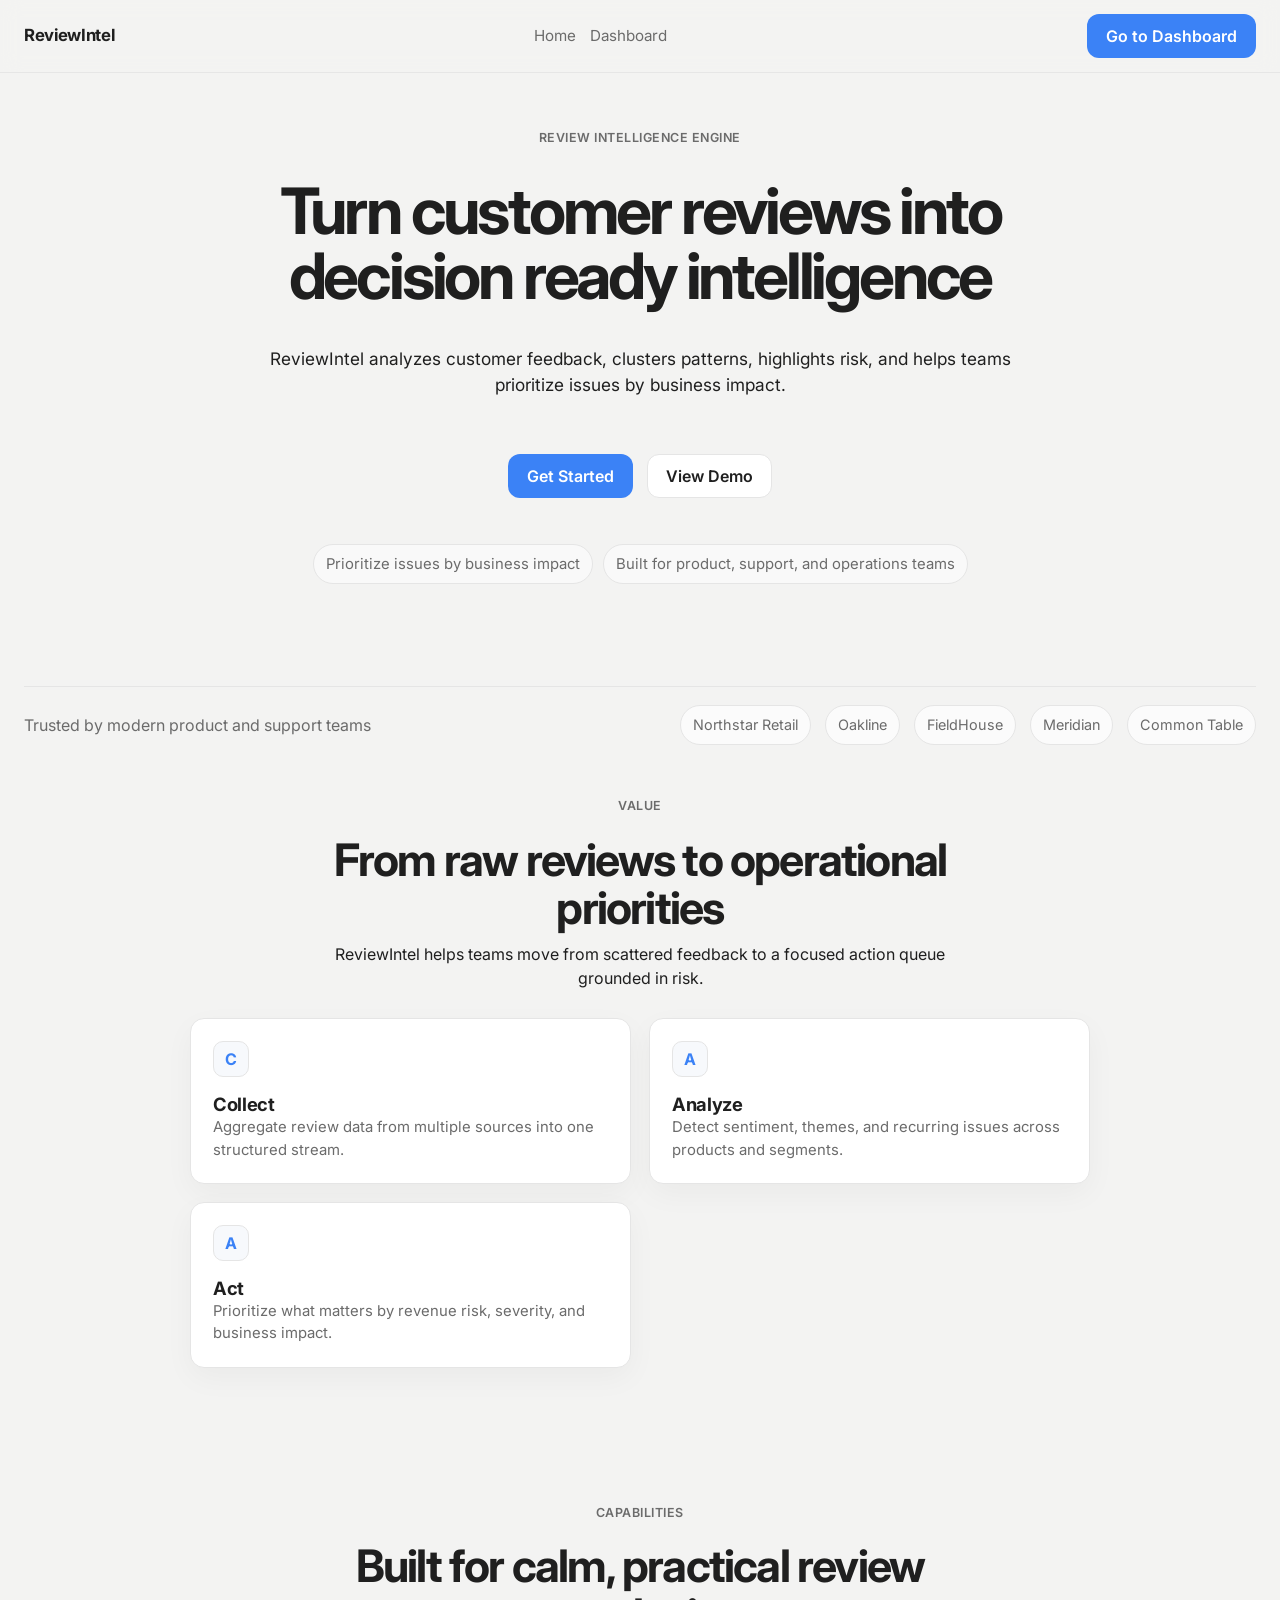
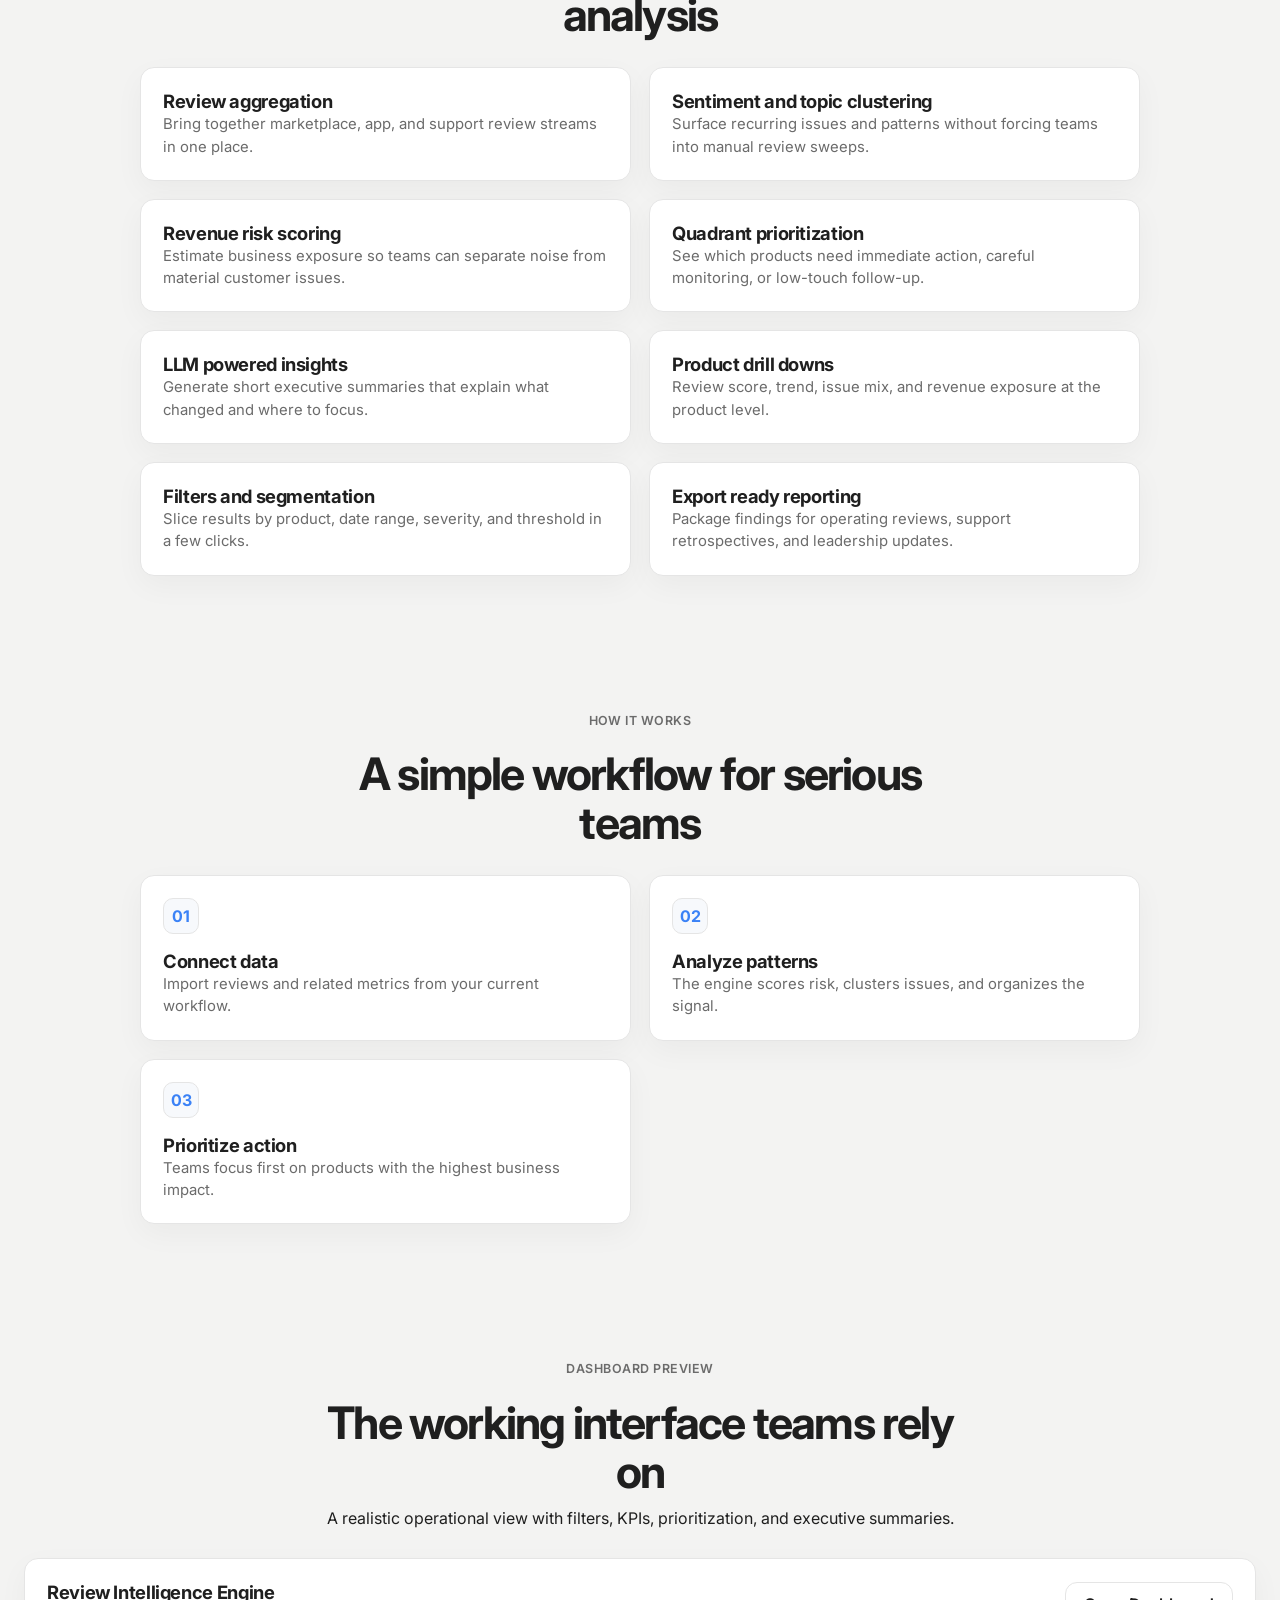
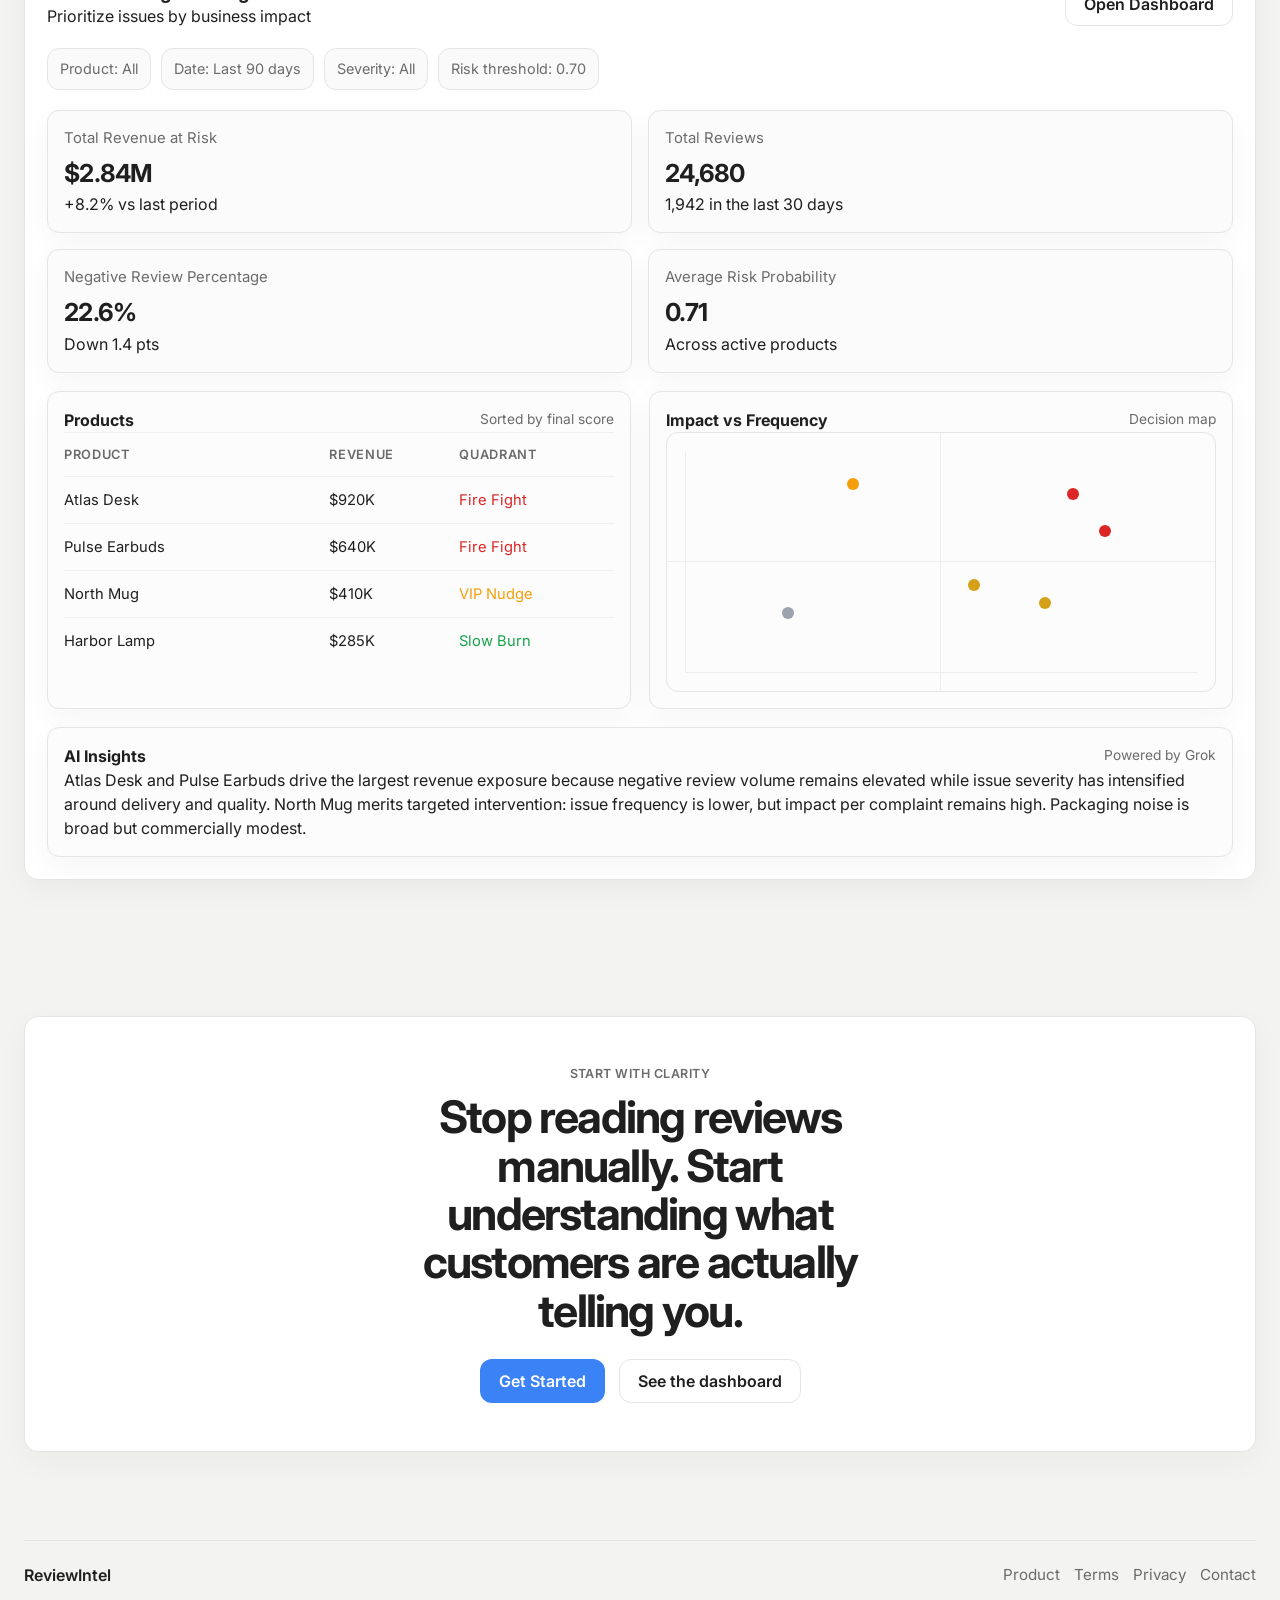
<file: web/index.html>
<!DOCTYPE html>
<html lang="en">
<head>
  <meta charset="UTF-8">
  <meta name="viewport" content="width=device-width, initial-scale=1.0">
  <title>ReviewIntel | Review Intelligence Engine</title>
  <meta name="description" content="ReviewIntel helps businesses prioritize customer review issues by business impact.">
  <link rel="preconnect" href="https://fonts.googleapis.com">
  <link rel="preconnect" href="https://fonts.gstatic.com" crossorigin>
  <link href="https://fonts.googleapis.com/css2?family=Inter:wght@400;500;600;700;800&display=swap" rel="stylesheet">
  <link rel="stylesheet" href="styles.css">
</head>
<body>
  <div class="site-shell">
    <header class="topbar">
      <div class="container nav-row">
        <a class="brand" href="index.html">ReviewIntel</a>
        <button class="nav-toggle" type="button" aria-expanded="false" aria-controls="nav-menu">Menu</button>
        <nav class="nav-menu" id="nav-menu" aria-label="Primary">
          <a href="index.html">Home</a>
          <a href="dashboard.html">Dashboard</a>
        </nav>
        <div class="nav-actions">
          <a class="button button-primary" href="dashboard.html">Go to Dashboard</a>
        </div>
      </div>
    </header>

    <main id="top">
      <section class="hero">
        <div class="container">
          <div class="hero-centered">
            <p class="eyebrow">Review Intelligence Engine</p>
            <h1>Turn customer reviews into decision ready intelligence</h1>
            <p class="hero-text">ReviewIntel analyzes customer feedback, clusters patterns, highlights risk, and helps teams prioritize issues by business impact.</p>
            <div class="hero-actions">
              <a class="button button-primary" href="dashboard.html">Get Started</a>
              <a class="button button-secondary" href="#dashboard-preview">View Demo</a>
            </div>
            <div class="hero-meta">
              <span>Prioritize issues by business impact</span>
              <span>Built for product, support, and operations teams</span>
            </div>
          </div>
        </div>
      </section>

      <section class="trust-row">
        <div class="container trust-inner">
          <p>Trusted by modern product and support teams</p>
          <div class="trust-markers" aria-label="Trust markers">
            <span>Northstar Retail</span>
            <span>Oakline</span>
            <span>FieldHouse</span>
            <span>Meridian</span>
            <span>Common Table</span>
          </div>
        </div>
      </section>

      <section class="section" id="solutions">
        <div class="container">
          <div class="section-heading">
            <p class="eyebrow">Value</p>
            <h2>From raw reviews to operational priorities</h2>
            <p>ReviewIntel helps teams move from scattered feedback to a focused action queue grounded in risk.</p>
          </div>
          <div class="value-grid">
            <article class="card value-card"><span class="value-icon">C</span><h3>Collect</h3><p>Aggregate review data from multiple sources into one structured stream.</p></article>
            <article class="card value-card"><span class="value-icon">A</span><h3>Analyze</h3><p>Detect sentiment, themes, and recurring issues across products and segments.</p></article>
            <article class="card value-card"><span class="value-icon">A</span><h3>Act</h3><p>Prioritize what matters by revenue risk, severity, and business impact.</p></article>
          </div>
        </div>
      </section>

      <section class="section feature-section">
        <div class="container">
          <div class="section-heading">
            <p class="eyebrow">Capabilities</p>
            <h2>Built for calm, practical review analysis</h2>
          </div>
          <div class="feature-grid">
            <article class="card feature-card"><h3>Review aggregation</h3><p>Bring together marketplace, app, and support review streams in one place.</p></article>
            <article class="card feature-card"><h3>Sentiment and topic clustering</h3><p>Surface recurring issues and patterns without forcing teams into manual review sweeps.</p></article>
            <article class="card feature-card"><h3>Revenue risk scoring</h3><p>Estimate business exposure so teams can separate noise from material customer issues.</p></article>
            <article class="card feature-card"><h3>Quadrant prioritization</h3><p>See which products need immediate action, careful monitoring, or low-touch follow-up.</p></article>
            <article class="card feature-card"><h3>LLM powered insights</h3><p>Generate short executive summaries that explain what changed and where to focus.</p></article>
            <article class="card feature-card"><h3>Product drill downs</h3><p>Review score, trend, issue mix, and revenue exposure at the product level.</p></article>
            <article class="card feature-card"><h3>Filters and segmentation</h3><p>Slice results by product, date range, severity, and threshold in a few clicks.</p></article>
            <article class="card feature-card"><h3>Export ready reporting</h3><p>Package findings for operating reviews, support retrospectives, and leadership updates.</p></article>
          </div>
        </div>
      </section>

      <section class="section how-section" id="resources">
        <div class="container">
          <div class="section-heading">
            <p class="eyebrow">How It Works</p>
            <h2>A simple workflow for serious teams</h2>
          </div>
          <div class="steps-grid">
            <article class="card step-card"><span class="step-number">01</span><h3>Connect data</h3><p>Import reviews and related metrics from your current workflow.</p></article>
            <article class="card step-card"><span class="step-number">02</span><h3>Analyze patterns</h3><p>The engine scores risk, clusters issues, and organizes the signal.</p></article>
            <article class="card step-card"><span class="step-number">03</span><h3>Prioritize action</h3><p>Teams focus first on products with the highest business impact.</p></article>
          </div>
        </div>
      </section>

      <section class="section preview-section" id="dashboard-preview">
        <div class="container">
          <div class="section-heading">
            <p class="eyebrow">Dashboard Preview</p>
            <h2>The working interface teams rely on</h2>
            <p>A realistic operational view with filters, KPIs, prioritization, and executive summaries.</p>
          </div>
          <div class="card dashboard-preview-shell">
            <div class="dashboard-preview-head">
              <div>
                <h3>Review Intelligence Engine</h3>
                <p>Prioritize issues by business impact</p>
              </div>
              <a href="dashboard.html" class="button button-secondary">Open Dashboard</a>
            </div>
            <div class="dashboard-preview-filters">
              <span>Product: All</span>
              <span>Date: Last 90 days</span>
              <span>Severity: All</span>
              <span>Risk threshold: 0.70</span>
            </div>
            <div class="dashboard-preview-body">
              <div class="preview-card-grid">
                <article class="card preview-kpi-card"><p>Total Revenue at Risk</p><strong>$2.84M</strong><span>+8.2% vs last period</span></article>
                <article class="card preview-kpi-card"><p>Total Reviews</p><strong>24,680</strong><span>1,942 in the last 30 days</span></article>
                <article class="card preview-kpi-card"><p>Negative Review Percentage</p><strong>22.6%</strong><span>Down 1.4 pts</span></article>
                <article class="card preview-kpi-card"><p>Average Risk Probability</p><strong>0.71</strong><span>Across active products</span></article>
              </div>
              <div class="preview-main-grid">
                <div class="card preview-table-panel">
                  <div class="mini-panel-head"><strong>Products</strong><span>Sorted by final score</span></div>
                  <div class="preview-table-row preview-table-head"><span>Product</span><span>Revenue</span><span>Quadrant</span></div>
                  <div class="preview-table-row"><span>Atlas Desk</span><span>$920K</span><span class="risk-high">Fire Fight</span></div>
                  <div class="preview-table-row"><span>Pulse Earbuds</span><span>$640K</span><span class="risk-high">Fire Fight</span></div>
                  <div class="preview-table-row"><span>North Mug</span><span>$410K</span><span class="risk-medium">VIP Nudge</span></div>
                  <div class="preview-table-row"><span>Harbor Lamp</span><span>$285K</span><span class="risk-low">Slow Burn</span></div>
                </div>
                <div class="card preview-chart-panel">
                  <div class="mini-panel-head"><strong>Impact vs Frequency</strong><span>Decision map</span></div>
                  <div class="preview-quadrant large">
                    <div class="mini-axis mini-axis-x"></div>
                    <div class="mini-axis mini-axis-y"></div>
                    <span class="mini-point fire" style="left:74%;top:24%;"></span>
                    <span class="mini-point fire" style="left:80%;top:38%;"></span>
                    <span class="mini-point vip" style="left:34%;top:20%;"></span>
                    <span class="mini-point slow" style="left:69%;top:66%;"></span>
                    <span class="mini-point slow" style="left:56%;top:59%;"></span>
                    <span class="mini-point noise" style="left:22%;top:70%;"></span>
                  </div>
                </div>
              </div>
              <div class="card preview-insights-panel">
                <div class="mini-panel-head"><strong>AI Insights</strong><span>Powered by Grok</span></div>
                <p>Atlas Desk and Pulse Earbuds drive the largest revenue exposure because negative review volume remains elevated while issue severity has intensified around delivery and quality. North Mug merits targeted intervention: issue frequency is lower, but impact per complaint remains high. Packaging noise is broad but commercially modest.</p>
              </div>
            </div>
          </div>
        </div>
      </section>

      <section class="section final-cta" id="final-cta">
        <div class="container">
          <div class="card final-cta-card">
            <p class="eyebrow">Start With Clarity</p>
            <h2>Stop reading reviews manually. Start understanding what customers are actually telling you.</h2>
            <div class="hero-actions">
              <a class="button button-primary" href="dashboard.html">Get Started</a>
              <a class="button button-secondary" href="dashboard.html">See the dashboard</a>
            </div>
          </div>
        </div>
      </section>
    </main>

    <footer class="footer">
      <div class="container footer-row">
        <p>ReviewIntel</p>
        <nav aria-label="Footer">
          <a href="#top">Product</a>
          <a href="#top">Terms</a>
          <a href="#top">Privacy</a>
          <a href="#top">Contact</a>
        </nav>
      </div>
    </footer>
  </div>

  <div class="tooltip hidden" id="chart-tooltip"></div>
  <script src="script.js"></script>
</body>
</html>
</file>
<file: web/styles.css>
:root {
  --bg: #F3F3F2;
  --card: #FFFFFF;
  --border: #E5E5E5;
  --text: #1F1F1F;
  --text-secondary: #6B6B6B;
  --text-muted: #A3A3A3;
  --accent: #3B82F6;
  --red: #DC2626;
  --amber: #F59E0B;
  --green: #16A34A;
  --gray: #9CA3AF;
  --slow: #D4A017;
  --shadow: 0 10px 30px rgba(31, 31, 31, 0.04);
  --radius: 14px;
  --radius-sm: 12px;
  --container: 1240px;
}

* {
  box-sizing: border-box;
}

html {
  scroll-behavior: smooth;
}

body {
  margin: 0;
  font-family: "Inter", "SF Pro Display", -apple-system, BlinkMacSystemFont, sans-serif;
  background: var(--bg);
  color: var(--text);
  line-height: 1.5;
}

a {
  color: inherit;
  text-decoration: none;
}

button,
input,
select {
  font: inherit;
}

button {
  cursor: pointer;
}

.hidden,
.sr-only {
  display: none !important;
}

.container {
  width: min(calc(100% - 48px), var(--container));
  margin: 0 auto;
}

.topbar {
  position: sticky;
  top: 0;
  z-index: 40;
  border-bottom: 1px solid rgba(229, 229, 229, 0.9);
  background: rgba(243, 243, 242, 0.92);
  backdrop-filter: blur(10px);
}

.nav-row {
  display: flex;
  align-items: center;
  justify-content: space-between;
  gap: 24px;
  min-height: 72px;
}

.brand {
  font-size: 1.05rem;
  font-weight: 700;
  letter-spacing: -0.02em;
}

.nav-menu,
.nav-actions,
.hero-actions,
.hero-meta,
.trust-markers,
.dashboard-head-actions,
.insight-actions,
.footer-row nav {
  display: flex;
  align-items: center;
  gap: 14px;
}

.nav-menu a,
.text-link,
.footer-row a {
  color: var(--text-secondary);
  font-size: 0.95rem;
  transition: color 140ms ease;
}

.nav-menu a:hover,
.text-link:hover,
.footer-row a:hover {
  color: var(--text);
}

.nav-toggle {
  display: none;
  border: 1px solid var(--border);
  background: var(--card);
  border-radius: 12px;
  padding: 10px 14px;
  color: var(--text);
}

.button {
  display: inline-flex;
  align-items: center;
  justify-content: center;
  gap: 8px;
  min-height: 44px;
  padding: 0 18px;
  border-radius: 12px;
  border: 1px solid transparent;
  font-weight: 600;
  transition: background-color 140ms ease, border-color 140ms ease, color 140ms ease, transform 140ms ease;
}

.button:hover {
  transform: translateY(-1px);
}

.button-primary {
  background: var(--accent);
  color: #fff;
}

.button-primary:hover {
  background: #276ee6;
}

.button-secondary {
  background: var(--card);
  border-color: var(--border);
  color: var(--text);
}

.button-secondary:hover {
  border-color: #d2d2d2;
  background: #fcfcfc;
}

.hero,
.section {
  padding: 48px 0 88px;
}

.hero {
  padding-top: 56px;
}

.hero-grid {
  display: grid;
  grid-template-columns: minmax(0, 1fr) minmax(520px, 600px);
  gap: 40px;
  align-items: center;
}

.hero-centered {
  display: flex;
  flex-direction: column;
  align-items: center;
  text-align: center;
  max-width: 800px;
  margin: 0 auto;
  gap: 20px;
}

.hero-centered .hero-actions {
  justify-content: center;
  margin-top: 8px;
}

.hero-centered .hero-meta {
  justify-content: center;
}

.eyebrow {
  margin: 0 0 10px;
  color: var(--text-secondary);
  font-weight: 600;
  letter-spacing: 0.04em;
  text-transform: uppercase;
  font-size: 0.78rem;
}

h1,
h2,
h3,
h4,
p {
  margin: 0;
}

h1 {
  font-size: clamp(2.8rem, 5vw, 4.6rem);
  line-height: 1.02;
  letter-spacing: -0.05em;
  max-width: 100%;
}

h2 {
  font-size: clamp(2rem, 3.5vw, 3rem);
  line-height: 1.08;
  letter-spacing: -0.04em;
}

h3 {
  font-size: 1.15rem;
  line-height: 1.25;
  letter-spacing: -0.02em;
}

.hero-text {
  max-width: 100%;
  font-size: 1.08rem;
  margin: 18px 0 28px;
}

.hero-meta {
  margin-top: 26px;
  display: flex;
  flex-wrap: wrap;
  gap: 10px;
  justify-content: center;
  color: var(--text-secondary);
  font-size: 0.93rem;
}

.hero-meta span {
  padding: 8px 12px;
  border-radius: 999px;
  border: 1px solid var(--border);
  background: rgba(255, 255, 255, 0.56);
}

.card {
  background: var(--card);
  border: 1px solid var(--border);
  border-radius: var(--radius);
  box-shadow: var(--shadow);
}

.hero-preview,
.value-card,
.feature-card,
.step-card,
.final-cta-card,
.filter-card,
.table-panel,
.chart-panel,
.insights-panel,
.debug-panel,
.dashboard-preview-shell {
  padding: 22px;
}

.preview-topline,
.dashboard-preview-head,
.filter-card-head,
.panel-head,
.mini-panel-head,
.footer-row {
  display: flex;
  align-items: center;
  justify-content: space-between;
  gap: 18px;
}

.preview-topline h2 {
  font-size: 1.2rem;
}

.preview-label,
.preview-chip,
.powered-label,
.field small,
.mini-panel-head span,
.preview-kpi-card p,
.dashboard-head-actions span {
  font-size: 0.86rem;
}

.preview-label,
.mini-panel-head span,
.preview-chip,
.powered-label,
.dashboard-head-actions span {
  color: var(--text-secondary);
}

.preview-chip,
.powered-label {
  padding: 7px 10px;
  border-radius: 999px;
  background: #f8f8f8;
  border: 1px solid var(--border);
}

.preview-filters,
.dashboard-preview-filters {
  display: flex;
  flex-wrap: wrap;
  gap: 10px;
  margin: 20px 0;
}

.preview-filters span,
.dashboard-preview-filters span {
  border: 1px solid var(--border);
  background: #fafafa;
  color: var(--text-secondary);
  padding: 9px 12px;
  border-radius: 12px;
  font-size: 0.9rem;
}

.preview-kpis,
.preview-card-grid,
.kpi-grid,
.debug-grid {
  display: grid;
  gap: 16px;
}

.chart-grid,
.lower-chart-grid {
  display: grid;
  grid-template-columns: repeat(2, minmax(0, 1fr));
  gap: 16px;
}

.preview-kpis {
  grid-template-columns: repeat(3, minmax(0, 1fr));
  margin-bottom: 18px;
}

.preview-kpis article,
.preview-kpi-card {
  border: 1px solid var(--border);
  border-radius: var(--radius-sm);
  padding: 16px;
  background: #fbfbfb;
}

.preview-kpis p,
.preview-kpi-card p,
.value-card p,
.feature-card p,
.step-card p {
  color: var(--text-secondary);
  font-size: 0.93rem;
}

.preview-kpis strong,
.preview-kpi-card strong {
  display: block;
  margin-top: 6px;
  font-size: 1.55rem;
  letter-spacing: -0.03em;
}

.preview-grid,
.preview-main-grid,
.main-grid {
  display: grid;
  gap: 18px;
}

.preview-grid {
  grid-template-columns: minmax(0, 1.1fr) minmax(240px, 0.9fr);
}

.preview-main-grid,
.main-grid {
  grid-template-columns: minmax(0, 1.28fr) minmax(360px, 0.92fr);
}

.preview-table,
.preview-table-panel,
.preview-chart-panel,
.preview-insights-panel {
  border: 1px solid var(--border);
  border-radius: var(--radius-sm);
  padding: 16px;
  background: #fcfcfc;
}

.preview-table-row {
  display: grid;
  grid-template-columns: 1.3fr 0.6fr 0.8fr;
  gap: 14px;
  padding: 12px 0;
  border-top: 1px solid #f0f0f0;
  font-size: 0.92rem;
}

.preview-table-row:first-child {
  border-top: 0;
}

.preview-table-head {
  color: var(--text-secondary);
  font-size: 0.8rem;
  font-weight: 600;
  text-transform: uppercase;
  letter-spacing: 0.05em;
}

.preview-quadrant {
  position: relative;
  min-height: 220px;
  border: 1px solid var(--border);
  border-radius: var(--radius-sm);
  background:
    linear-gradient(to right, transparent calc(50% - 0.5px), #ededed calc(50% - 0.5px), #ededed calc(50% + 0.5px), transparent calc(50% + 0.5px)),
    linear-gradient(to bottom, transparent calc(50% - 0.5px), #ededed calc(50% - 0.5px), #ededed calc(50% + 0.5px), transparent calc(50% + 0.5px)),
    #fcfcfc;
}

.preview-quadrant.large {
  min-height: 260px;
}

.mini-axis {
  position: absolute;
  background: #ededed;
}

.mini-axis-x {
  left: 18px;
  right: 18px;
  bottom: 18px;
  height: 1px;
}

.mini-axis-y {
  top: 18px;
  bottom: 18px;
  left: 18px;
  width: 1px;
}

.mini-point {
  position: absolute;
  width: 12px;
  height: 12px;
  border-radius: 50%;
  transform: translate(-50%, -50%);
}

.fire { background: var(--red); }
.vip { background: var(--amber); }
.slow { background: var(--slow); }
.noise { background: var(--gray); }
.risk-high { color: var(--red); }
.risk-medium { color: var(--amber); }
.risk-low { color: var(--green); }

.preview-insight {
  margin-top: 18px;
  padding: 16px;
  border: 1px solid var(--border);
  border-radius: var(--radius-sm);
  background: #fcfcfc;
}

.trust-row {
  padding: 14px 0 0;
}

.trust-inner {
  display: flex;
  align-items: center;
  justify-content: space-between;
  gap: 18px;
  padding: 18px 0 4px;
  border-top: 1px solid var(--border);
}

.trust-inner p {
  color: var(--text-secondary);
}

.trust-markers {
  flex-wrap: wrap;
}

.trust-markers span {
  color: var(--text-secondary);
  border: 1px solid var(--border);
  border-radius: 999px;
  padding: 8px 12px;
  background: rgba(255, 255, 255, 0.72);
  font-size: 0.9rem;
}

.section-heading {
  display: grid;
  gap: 10px;
  max-width: 680px;
  margin: 0 auto 28px;
  text-align: center;
}

.value-grid,
.feature-grid,
.steps-grid {
  display: grid;
  gap: 18px;
}

.value-grid {
  grid-template-columns: repeat(auto-fit, minmax(280px, 1fr));
  max-width: 900px;
  margin: 0 auto;
}

.feature-grid {
  grid-template-columns: repeat(auto-fit, minmax(240px, 1fr));
  max-width: 1000px;
  margin: 0 auto;
}

.steps-grid {
  grid-template-columns: repeat(auto-fit, minmax(300px, 1fr));
  max-width: 1000px;
  margin: 0 auto;
}

.value-icon,
.step-number {
  display: inline-flex;
  align-items: center;
  justify-content: center;
  width: 36px;
  height: 36px;
  border-radius: 10px;
  background: #f7f9fc;
  border: 1px solid var(--border);
  color: var(--accent);
  font-weight: 700;
  margin-bottom: 16px;
}

.dashboard-preview-body {
  display: grid;
  gap: 18px;
}

.preview-card-grid {
  grid-template-columns: repeat(4, minmax(0, 1fr));
}

.dashboard-section {
  padding-top: 24px;
}

.dashboard-head {
  display: flex;
  align-items: flex-start;
  justify-content: space-between;
  gap: 24px;
  margin-bottom: 20px;
}

.dashboard-head h2 {
  font-size: 2rem;
  margin-bottom: 6px;
}

.dashboard-head p {
  margin-top: 4px;
}

.dashboard-head-actions {
  flex-wrap: wrap;
  justify-content: flex-end;
}

.filter-grid {
  display: grid;
  grid-template-columns: 1.2fr 1.2fr 0.8fr 1fr auto;
  gap: 16px;
  align-items: end;
  margin-top: 18px;
}

.field {
  display: grid;
  gap: 8px;
}

.field span {
  font-size: 0.92rem;
  font-weight: 600;
}

.field input,
.field select,
.search-field input {
  min-height: 44px;
  border: 1px solid var(--border);
  background: #fff;
  border-radius: 12px;
  padding: 0 14px;
  color: var(--text);
  outline: none;
  transition: border-color 140ms ease, box-shadow 140ms ease;
}

.field input:focus,
.field select:focus,
.search-field input:focus {
  border-color: rgba(59, 130, 246, 0.7);
  box-shadow: 0 0 0 3px rgba(59, 130, 246, 0.12);
}

.field select[multiple] {
  min-height: 160px;
  padding: 10px 12px;
}

.field-slider input[type="range"] {
  padding: 0;
  accent-color: var(--accent);
}

.filter-actions {
  display: flex;
  gap: 10px;
}

/* Product Filter Checkboxes */
.product-filter-container {
  display: flex;
  flex-direction: column;
  gap: 10px;
}

.product-filter-container .button-small {
  align-self: flex-start;
  padding: 8px 14px;
  font-size: 0.9rem;
  min-height: auto;
}

.product-checkboxes {
  display: flex;
  flex-direction: column;
  gap: 10px;
  max-height: 200px;
  overflow-y: auto;
  padding: 8px;
  border: 1px solid var(--border);
  border-radius: 12px;
  background: #fff;
}

.product-checkbox {
  display: flex;
  align-items: center;
  gap: 8px;
  cursor: pointer;
  font-size: 0.95rem;
  padding: 6px 4px;
}

.product-checkbox input[type="checkbox"] {
  cursor: pointer;
  min-width: 18px;
  min-height: 18px;
}

.product-checkbox span {
  flex: 1;
}

/* Date Row - Two columns on one line */
.date-row {
  display: grid;
  grid-template-columns: 1fr 1fr;
  gap: 12px;
}

.date-field {
  display: flex;
  flex-direction: column;
  gap: 8px;
}

.date-field label {
  display: flex;
  flex-direction: column;
  gap: 8px;
}

.date-field label span {
  font-size: 0.92rem;
  font-weight: 600;
}

.date-field input {
  min-height: 44px;
  border: 1px solid var(--border);
  background: #fff;
  border-radius: 12px;
  padding: 0 14px;
  color: var(--text);
  outline: none;
  transition: border-color 140ms ease, box-shadow 140ms ease;
}

.date-field input:focus {
  border-color: rgba(59, 130, 246, 0.7);
  box-shadow: 0 0 0 3px rgba(59, 130, 246, 0.12);
}

.button-small {
  padding: 10px 16px;
  background: var(--accent);
  color: white;
  border: none;
  border-radius: 8px;
  font-size: 0.9rem;
  font-weight: 500;
  transition: background 140ms ease;
}

.button-small:hover {
  background: #2563EB;
}

.kpi-grid {
  display: grid;
  grid-template-columns: repeat(5, minmax(0, 1fr));
  gap: 16px;
  margin: 20px 0;
}

.kpi-card {
  padding: 18px;
}

.kpi-card p {
  color: var(--text-secondary);
  font-size: 0.86rem;
}

.kpi-card strong {
  display: block;
  margin: 10px 0 8px;
  font-size: 2rem;
  line-height: 1;
  letter-spacing: -0.04em;
}

.kpi-card span {
  color: var(--text-secondary);
  font-size: 0.9rem;
}

.table-wrap {
  overflow: auto;
  margin-top: 16px;
  max-height: 560px;
}

table {
  width: 100%;
  border-collapse: collapse;
  min-width: 940px;
}

th,
td {
  text-align: left;
  padding: 14px 12px;
  border-bottom: 1px solid #efefef;
  white-space: nowrap;
  font-size: 0.93rem;
}

th {
  position: sticky;
  top: 0;
  background: var(--card);
  z-index: 1;
}

.sort-button {
  width: 100%;
  border: 0;
  background: transparent;
  padding: 0;
  text-align: left;
  font-weight: 700;
  color: var(--text);
}

tbody tr {
  transition: background-color 140ms ease;
}

tbody tr:hover {
  background: #fafafa;
}

tbody tr.clickable {
  cursor: pointer;
}

tbody tr.row-selected {
  background: #f3f7ff;
}

.panel-head {
  margin-bottom: 10px;
}

.search-field input {
  min-width: 220px;
}

.chart-surface {
  min-height: 400px;
  height: 400px;
  position: relative;
  display: flex;
  align-items: center;
}

.chart-surface.compact {
  min-height: 320px;
  height: 320px;
}

.chart-surface svg {
  width: 100%;
  height: 100%;
  display: block;
  overflow: visible;
}

.chart-legend {
  display: flex;
  flex-wrap: wrap;
  gap: 12px;
  margin-top: 12px;
  color: var(--text-secondary);
  font-size: 0.86rem;
}

.chart-legend span {
  display: inline-flex;
  align-items: center;
  gap: 8px;
}

.chart-legend i {
  width: 10px;
  height: 10px;
  border-radius: 2px;
  display: inline-block;
}

.insight-body {
  border: 1px solid var(--border);
  border-radius: var(--radius-sm);
  background: #fbfbfb;
  min-height: 160px;
  padding: 18px;
}

.panel-title-row {
  display: flex;
  align-items: center;
  gap: 10px;
}

.insight-copy {
  max-width: 84ch;
}

.insight-loading,
.insight-error,
.empty-state {
  color: var(--text-secondary);
  font-size: 0.95rem;
}

.insight-error {
  color: var(--red);
}

.debug-grid {
  grid-template-columns: repeat(2, minmax(0, 1fr));
  margin-top: 18px;
}

.debug-span {
  grid-column: 1 / -1;
}

.debug-grid article {
  border: 1px solid var(--border);
  border-radius: var(--radius-sm);
  background: #fafafa;
  padding: 16px;
}

.debug-grid h4 {
  margin-bottom: 10px;
}

pre {
  margin: 0;
  font-family: "SFMono-Regular", Consolas, "Liberation Mono", Menlo, monospace;
  font-size: 0.82rem;
  white-space: pre-wrap;
  color: var(--text-secondary);
}

.final-cta-card {
  text-align: center;
  padding: 48px 24px;
}

.final-cta-card h2 {
  max-width: 18ch;
  margin: 0 auto 24px;
}

.final-cta .hero-actions {
  justify-content: center;
}

.footer {
  padding: 0 0 40px;
}

.footer-row {
  border-top: 1px solid var(--border);
  padding-top: 22px;
}

.footer-row p {
  font-weight: 600;
}

.tooltip {
  position: fixed;
  top: 0;
  left: 0;
  z-index: 60;
  max-width: 240px;
  background: rgba(31, 31, 31, 0.96);
  color: #fff;
  border-radius: 12px;
  padding: 10px 12px;
  font-size: 0.84rem;
  pointer-events: none;
  transform: translate(12px, 12px);
  box-shadow: 0 12px 28px rgba(0, 0, 0, 0.18);
}

.is-loading {
  opacity: 0.72;
  transition: opacity 180ms ease;
}

/* DATA SOURCE CONFIGURATION */
.data-source-card {
  margin-bottom: 20px;
}

.data-source-grid {
  display: grid;
  grid-template-columns: repeat(2, minmax(0, 1fr));
  gap: 12px;
  margin-top: 12px;
}

.data-source-option {
  border: 1px solid var(--border);
  border-radius: var(--radius-sm);
  padding: 12px;
  background: #fbfbfb;
  display: grid;
  gap: 8px;
}

.data-source-option h4 {
  font-size: 0.9rem;
  margin: 0;
}

.data-source-option p {
  color: var(--text-secondary);
  font-size: 0.85rem;
  margin: 0;
  line-height: 1.3;
}

.api-input-group,
.file-upload-group {
  display: flex;
  gap: 8px;
  margin-top: 8px;
  max-width: 100%;
  flex-wrap: wrap;
}

.api-input-group input {
  flex: 1;
  min-width: 180px;
  min-height: 40px;
  max-width: 100%;
  border: 1px solid var(--border);
  background: #fff;
  border-radius: 10px;
  padding: 0 12px;
  font-size: 0.9rem;
  overflow: hidden;
  text-overflow: ellipsis;
}

.file-upload-group input {
  flex: 1;
  min-width: 180px;
  max-width: 100%;
}

.file-name-display {
  color: var(--text-secondary);
  font-size: 0.85rem;
  padding: 8px 0;
  word-break: break-all;
}

/* FILTER BAR IMPROVEMENTS */
.filter-grid {
  grid-template-columns: 1fr 1fr 1fr 1fr auto;
  gap: 12px;
}

.filter-card-head h3 {
  margin-bottom: 0;
}

/* ML INSIGHTS TABLE */
.ml-insights-card {
  margin: 20px 0;
  padding: 16px;
}

.ml-insights-card .table-wrap {
  max-height: 400px;
  overflow-y: auto;
}

.ml-insights-card table {
  font-size: 0.9rem;
}

.ml-insights-card th,
.ml-insights-card td {
  padding: 8px 12px;
}

/* CHART PANEL ENHANCEMENTS */
.chart-panel-full {
  margin: 20px 0;
}

/* PRODUCT CARDS SECTION */
.product-cards-section {
  margin: 20px 0;
}

.section-head {
  margin-bottom: 16px;
}

.section-head h3 {
  margin-bottom: 4px;
}

.section-head p {
  color: var(--text-secondary);
  font-size: 0.93rem;
  margin: 0;
}

.product-cards-controls {
  display: flex;
  gap: 12px;
  align-items: flex-end;
  margin-bottom: 12px;
  padding: 12px;
  background: #fbfbfb;
  border: 1px solid var(--border);
  border-radius: var(--radius-sm);
}

.product-cards-controls .field {
  flex: 0 1 220px;
  gap: 6px;
}

.product-cards-controls .field span {
  font-size: 0.88rem;
}

.product-cards-controls .field select {
  min-height: 40px;
  font-size: 0.92rem;
}

.product-cards-grid {
  display: grid;
  grid-template-columns: repeat(5, minmax(0, 1fr));
  gap: 16px;
}

.product-card {
  border: 1px solid var(--border);
  border-radius: var(--radius);
  padding: 16px;
  background: var(--card);
  display: grid;
  gap: 10px;
}

.product-card h4 {
  font-size: 0.95rem;
  margin: 0;
  line-height: 1.3;
}

.product-card .metric {
  display: flex;
  justify-content: space-between;
  align-items: center;
  font-size: 0.85rem;
  padding: 6px 0;
}

.product-card .metric-label {
  color: var(--text-secondary);
}

.product-card .metric-value {
  font-weight: 600;
  color: var(--text);
}

.product-card .insight-text {
  font-size: 0.85rem;
  color: var(--text-secondary);
  line-height: 1.4;
  padding: 8px 0;
  border-top: 1px solid var(--border);
  margin-top: 8px;
  padding-top: 8px;
}

.product-card.priority-high {
  border-left: 4px solid var(--red);
}

.product-card.priority-medium {
  border-left: 4px solid var(--amber);
}

.product-card.priority-low {
  border-left: 4px solid var(--green);
}

/* PRODUCT INSIGHT DISPLAY */
.product-insight-display {
  border: 1px solid var(--border);
  border-radius: var(--radius);
  padding: 12px;
  background: var(--card);
  margin-top: 16px;
}

.product-insight-loading,
.product-insight-error {
  padding: 12px;
  border-radius: var(--radius-sm);
  text-align: center;
  font-size: 0.95rem;
}

.product-insight-loading {
  background: #E3F2FD;
  color: #0D47A1;
}

.product-insight-error {
  background: #FFEBEE;
  color: #C62828;
}

.product-insight-text {
  padding: 8px 0;
}

.insight-detail h4 {
  margin: 0 0 12px 0;
  font-size: 1.1rem;
  color: var(--text);
}

.insight-section {
  margin-bottom: 16px;
  padding-bottom: 12px;
  border-bottom: 1px solid var(--border);
}

.insight-section:last-of-type {
  border-bottom: none;
}

.insight-section strong {
  display: block;
  font-size: 0.9rem;
  color: var(--text-secondary);
  margin-bottom: 6px;
  text-transform: uppercase;
  letter-spacing: 0.5px;
}

.insight-section p {
  margin: 0;
  font-size: 0.95rem;
  line-height: 1.6;
  color: var(--text);
}

.insight-source {
  margin-top: 12px;
  padding-top: 12px;
  border-top: 1px solid var(--border);
  color: var(--text-muted);
  font-size: 0.85rem;
}

/* FIELD INLINE FOR PRODUCT SELECTOR */
.field-inline {
  display: flex;
  align-items: flex-end;
  gap: 8px;
  flex: 0 1 280px;
}

.field-inline span {
  white-space: nowrap;
  font-size: 0.88rem;
}

.field-inline select {
  flex: 1;
  min-height: 40px;
  font-size: 0.92rem;
}

@media (max-width: 1180px) {
  .data-source-grid {
    grid-template-columns: repeat(2, minmax(0, 1fr));
  }

  .product-cards-grid {
    grid-template-columns: repeat(3, minmax(0, 1fr));
  }

  .filter-grid {
    grid-template-columns: repeat(2, minmax(0, 1fr));
  }
}

@media (max-width: 860px) {
  .data-source-grid {
    grid-template-columns: 1fr;
  }

  .product-cards-controls {
    flex-direction: column;
    align-items: stretch;
  }

  .product-cards-controls .field {
    flex: 1;
  }

  .product-cards-controls .field select,
  .product-cards-controls .button {
    width: 100%;
  }

  .product-cards-grid {
    grid-template-columns: repeat(2, minmax(0, 1fr));
  }

  .filter-grid {
    grid-template-columns: 1fr;
  }

  .filter-grid .field-wide,
  .filter-grid .field-slider,
  .filter-actions {
    grid-column: 1 / -1;
  }
}

@media (max-width: 620px) {
  .data-source-grid {
    grid-template-columns: 1fr;
  }

  .product-cards-grid {
    grid-template-columns: 1fr;
  }

  .product-cards-controls {
    flex-direction: column;
  }

  .product-cards-controls .field {
    flex: 1;
  }

  .product-cards-controls .button {
    width: 100%;
  }
}


  .hero-grid,
  .preview-main-grid,
  .main-grid,
  .chart-grid,
  .lower-chart-grid,
  .feature-grid,
  .steps-grid,
  .value-grid,
  .preview-card-grid,
  .kpi-grid,
  .filter-grid {
    grid-template-columns: repeat(2, minmax(0, 1fr));
  }

  .hero-grid {
    grid-template-columns: 1fr;
  }

  .filter-grid .field-wide,
  .filter-grid .field-slider,
  .filter-actions {
    grid-column: 1 / -1;
  }
}

@media (max-width: 860px) {
  .container {
    width: min(calc(100% - 32px), var(--container));
  }

  .nav-toggle {
    display: inline-flex;
  }

  .nav-menu,
  .nav-actions {
    display: none;
  }

  .topbar.menu-open .nav-row {
    align-items: flex-start;
    padding: 14px 0;
    flex-wrap: wrap;
  }

  .topbar.menu-open .nav-menu,
  .topbar.menu-open .nav-actions {
    display: flex;
    width: 100%;
    flex-direction: column;
    align-items: flex-start;
    gap: 12px;
  }

  .preview-grid,
  .preview-main-grid,
  .main-grid,
  .chart-grid,
  .lower-chart-grid,
  .value-grid,
  .feature-grid,
  .steps-grid,
  .preview-card-grid,
  .kpi-grid,
  .debug-grid {
    grid-template-columns: 1fr;
  }

  .dashboard-head,
  .dashboard-head-actions,
  .panel-head,
  .dashboard-preview-head,
  .footer-row,
  .trust-inner {
    flex-direction: column;
    align-items: flex-start;
  }

  .insight-actions {
    flex-wrap: wrap;
  }

  .search-field {
    width: 100%;
  }

  .search-field input {
    width: 100%;
    min-width: 0;
  }
}

@media (max-width: 620px) {
  .hero,
  .section {
    padding: 34px 0 64px;
  }

  h1 {
    font-size: 2.45rem;
    max-width: 11ch;
  }

  h2 {
    font-size: 1.8rem;
  }

  .hero-actions,
  .dashboard-head-actions,
  .filter-actions,
  .insight-actions,
  .footer-row nav {
    width: 100%;
    flex-direction: column;
    align-items: stretch;
  }

  .button {
    width: 100%;
  }

  .preview-kpis {
    grid-template-columns: 1fr;
  }

  .hero-preview,
  .value-card,
  .feature-card,
  .step-card,
  .final-cta-card,
  .filter-card,
  .table-panel,
  .chart-panel,
  .insights-panel,
  .debug-panel,
  .dashboard-preview-shell {
    padding: 18px;
  }
}
</file>
